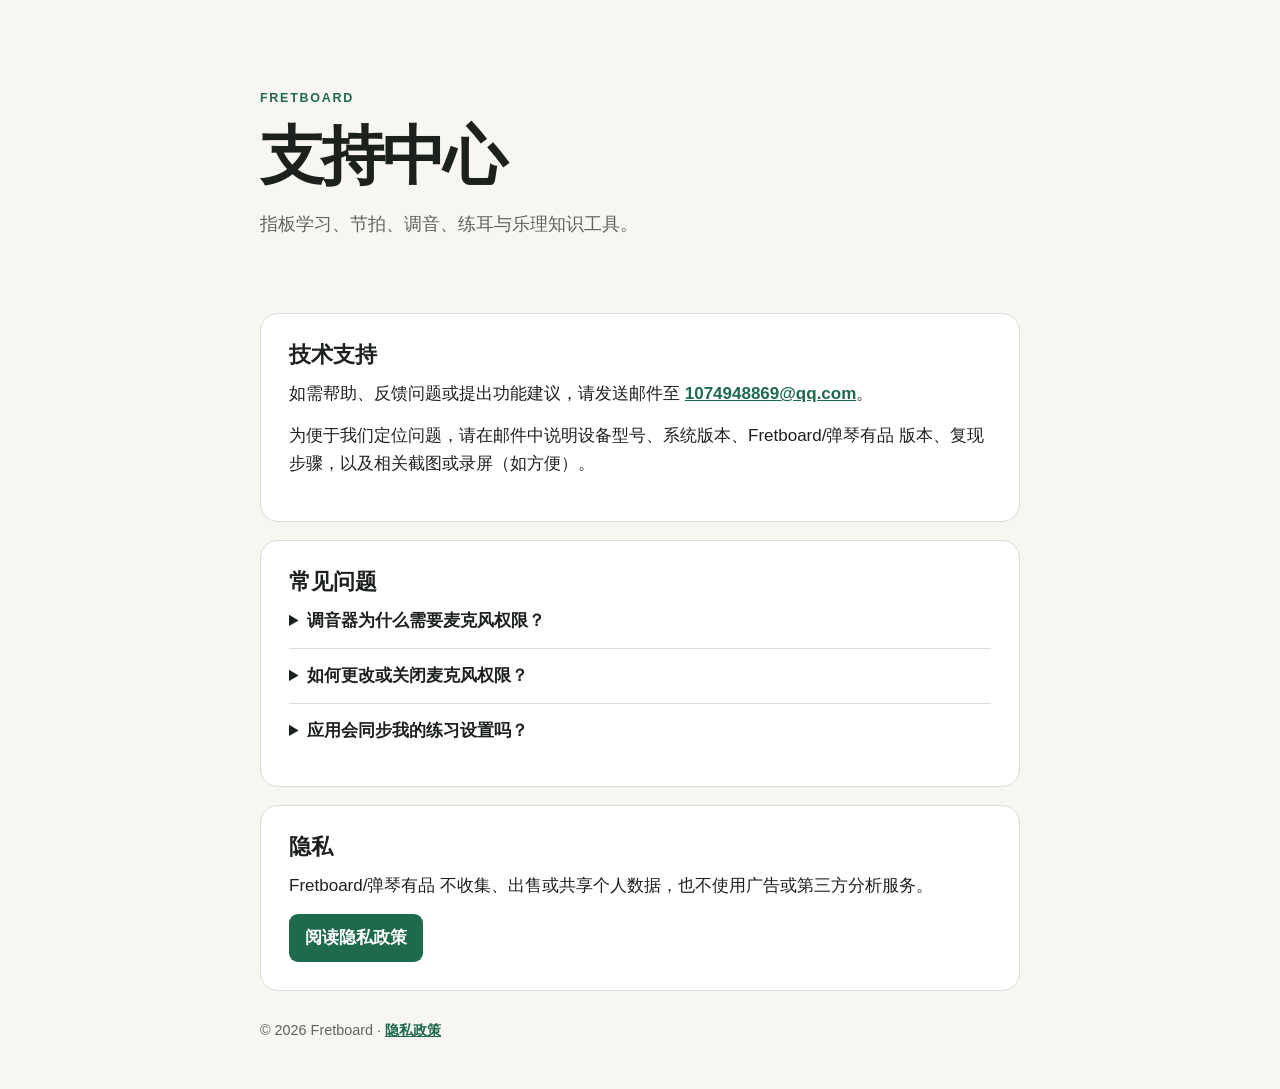
<file: index.html>
<!doctype html>
<html lang="zh-CN">
  <head>
    <meta charset="utf-8">
    <meta name="viewport" content="width=device-width, initial-scale=1">
    <meta name="description" content="Fretboard/弹琴有品 技术支持与隐私政策">
    <title>Fretboard/弹琴有品 支持中心</title>
    <link rel="stylesheet" href="styles.css">
  </head>
  <body>
    <main class="container">
      <header class="hero">
        <p class="eyebrow">FRETBOARD</p>
        <h1>支持中心</h1>
        <p class="lead">指板学习、节拍、调音、练耳与乐理知识工具。</p>
      </header>

      <section class="card">
        <h2>技术支持</h2>
        <p>如需帮助、反馈问题或提出功能建议，请发送邮件至 <a href="mailto:1074948869@qq.com?subject=Fretboard%20技术支持">1074948869@qq.com</a>。</p>
        <p>为便于我们定位问题，请在邮件中说明设备型号、系统版本、Fretboard/弹琴有品 版本、复现步骤，以及相关截图或录屏（如方便）。</p>
      </section>

      <section class="card">
        <h2>常见问题</h2>
        <details>
          <summary>调音器为什么需要麦克风权限？</summary>
          <p>调音器仅使用麦克风的实时音频来检测音高。音频仅在设备本地分析，不会被录制、保存或上传。</p>
        </details>
        <details>
          <summary>如何更改或关闭麦克风权限？</summary>
          <p>可在 iPhone 或 iPad 的“设置”中打开 Fretboard/弹琴有品，管理麦克风权限。关闭权限后，其他功能仍可使用，调音器的实时检测功能将不可用。</p>
        </details>
        <details>
          <summary>应用会同步我的练习设置吗？</summary>
          <p>不会。指板与调音器的偏好设置仅保存在您的设备本地，用于在下次打开应用时恢复您的选择。</p>
        </details>
      </section>

      <section class="card">
        <h2>隐私</h2>
        <p>Fretboard/弹琴有品 不收集、出售或共享个人数据，也不使用广告或第三方分析服务。</p>
        <a class="button" href="privacy.html">阅读隐私政策</a>
      </section>
    </main>

    <footer>© 2026 Fretboard · <a href="privacy.html">隐私政策</a></footer>
  </body>
</html>
</file>
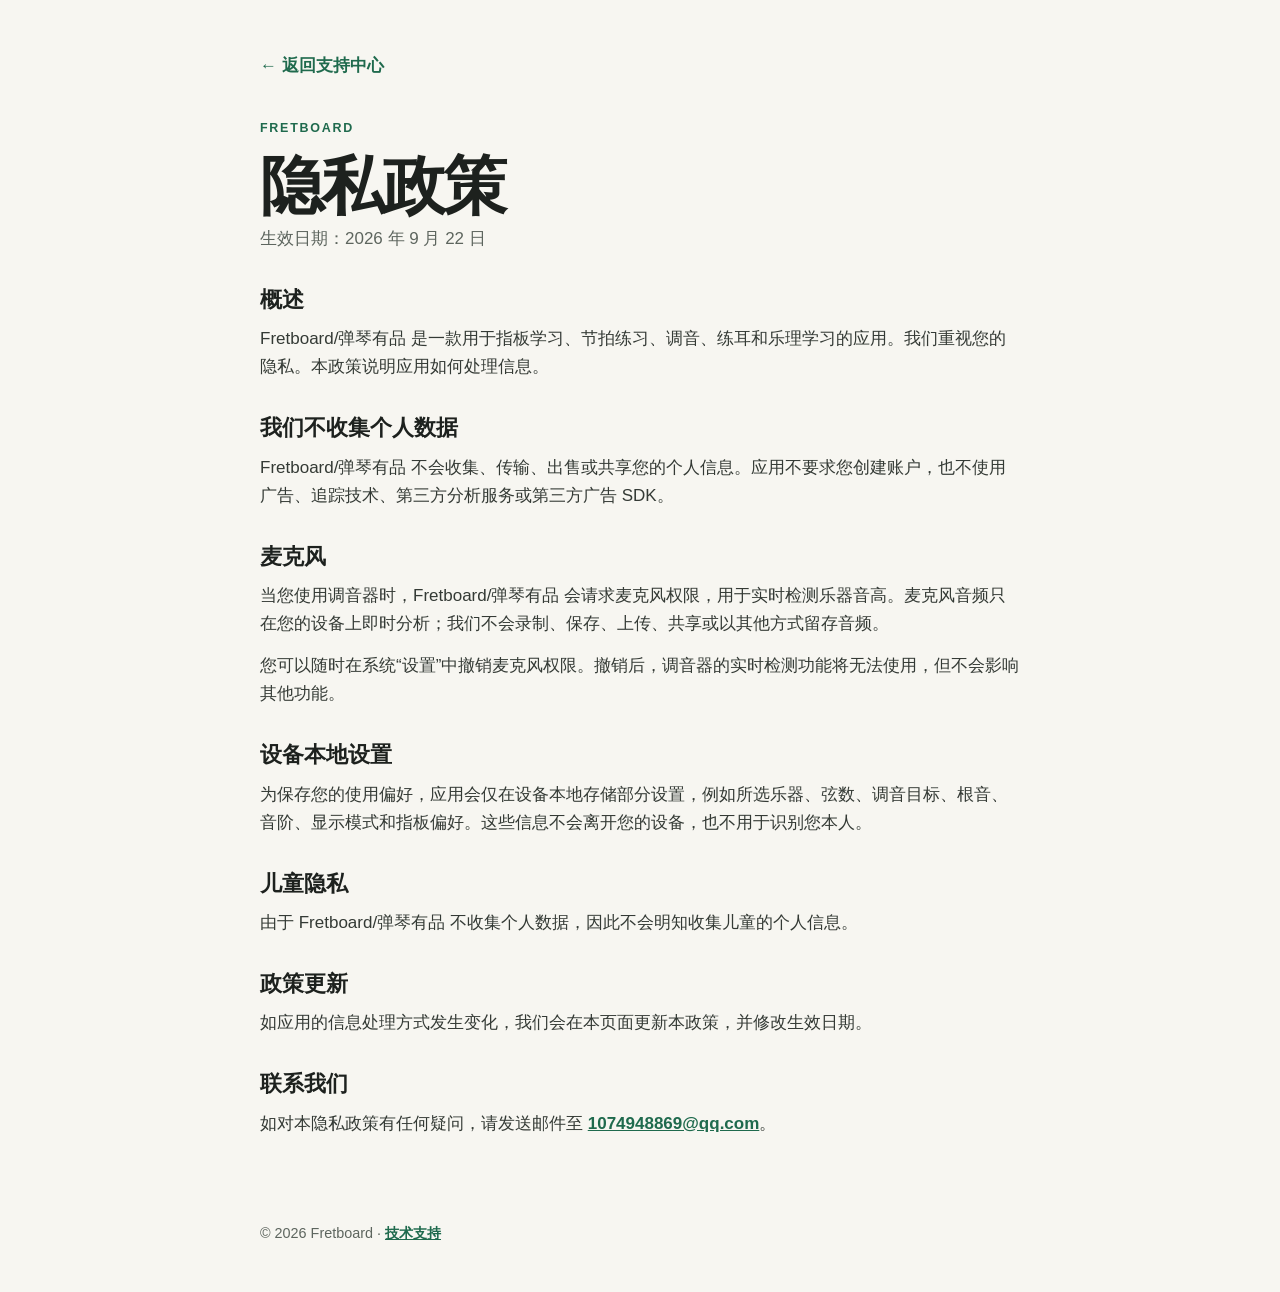
<file: privacy.html>
<!doctype html>
<html lang="zh-CN">
  <head>
    <meta charset="utf-8">
    <meta name="viewport" content="width=device-width, initial-scale=1">
    <meta name="description" content="Fretboard/弹琴有品 隐私政策">
    <title>隐私政策 · Fretboard/弹琴有品</title>
    <link rel="stylesheet" href="styles.css">
  </head>
  <body>
    <main class="container policy">
      <a class="back" href="index.html">← 返回支持中心</a>
      <p class="eyebrow">FRETBOARD</p>
      <h1>隐私政策</h1>
      <p class="updated">生效日期：2026 年 9 月 22 日</p>

      <section>
        <h2>概述</h2>
        <p>Fretboard/弹琴有品 是一款用于指板学习、节拍练习、调音、练耳和乐理学习的应用。我们重视您的隐私。本政策说明应用如何处理信息。</p>
      </section>

      <section>
        <h2>我们不收集个人数据</h2>
        <p>Fretboard/弹琴有品 不会收集、传输、出售或共享您的个人信息。应用不要求您创建账户，也不使用广告、追踪技术、第三方分析服务或第三方广告 SDK。</p>
      </section>

      <section>
        <h2>麦克风</h2>
        <p>当您使用调音器时，Fretboard/弹琴有品 会请求麦克风权限，用于实时检测乐器音高。麦克风音频只在您的设备上即时分析；我们不会录制、保存、上传、共享或以其他方式留存音频。</p>
        <p>您可以随时在系统“设置”中撤销麦克风权限。撤销后，调音器的实时检测功能将无法使用，但不会影响其他功能。</p>
      </section>

      <section>
        <h2>设备本地设置</h2>
        <p>为保存您的使用偏好，应用会仅在设备本地存储部分设置，例如所选乐器、弦数、调音目标、根音、音阶、显示模式和指板偏好。这些信息不会离开您的设备，也不用于识别您本人。</p>
      </section>

      <section>
        <h2>儿童隐私</h2>
        <p>由于 Fretboard/弹琴有品 不收集个人数据，因此不会明知收集儿童的个人信息。</p>
      </section>

      <section>
        <h2>政策更新</h2>
        <p>如应用的信息处理方式发生变化，我们会在本页面更新本政策，并修改生效日期。</p>
      </section>

      <section>
        <h2>联系我们</h2>
        <p>如对本隐私政策有任何疑问，请发送邮件至 <a href="mailto:1074948869@qq.com?subject=Fretboard%20隐私政策">1074948869@qq.com</a>。</p>
      </section>
    </main>

    <footer>© 2026 Fretboard · <a href="index.html">技术支持</a></footer>
  </body>
</html>
</file>
<file: styles.css>
:root {
  color-scheme: light;
  --ink: #1d211e;
  --muted: #5d655e;
  --paper: #f7f6f1;
  --card: #ffffff;
  --accent: #1f6a4d;
  --line: #d9ddd6;
}

* { box-sizing: border-box; }

body {
  margin: 0;
  color: var(--ink);
  background: var(--paper);
  font-family: -apple-system, BlinkMacSystemFont, "Segoe UI", sans-serif;
  font-size: 17px;
  line-height: 1.65;
}

.container { width: min(760px, calc(100% - 40px)); margin: 0 auto; }

.hero { padding: 88px 0 42px; }

.eyebrow {
  margin: 0 0 8px;
  color: var(--accent);
  font-size: .78rem;
  font-weight: 750;
  letter-spacing: .14em;
}

h1, h2 { line-height: 1.22; }
h1 { margin: 0; font-size: clamp(2.3rem, 8vw, 4rem); letter-spacing: -.045em; }
h2 { margin: 0 0 12px; font-size: 1.35rem; }
p { margin: 0 0 14px; }
.lead, .updated { color: var(--muted); }
.lead { font-size: 1.15rem; margin-top: 14px; }

.card {
  margin: 18px 0;
  padding: 28px;
  border: 1px solid var(--line);
  border-radius: 18px;
  background: var(--card);
}

a { color: var(--accent); font-weight: 650; }
.button {
  display: inline-block;
  padding: 10px 16px;
  border-radius: 9px;
  color: #fff;
  background: var(--accent);
  text-decoration: none;
}

details { padding: 13px 0; border-top: 1px solid var(--line); }
details:first-of-type { border-top: 0; padding-top: 0; }
summary { cursor: pointer; font-weight: 700; }
details p { margin: 10px 0 0; color: var(--muted); }

.policy { padding: 52px 0 22px; }
.policy h1 { margin-top: 4px; }
.policy section { margin: 34px 0; }
.policy section p { color: #343a35; }
.back { display: inline-block; margin-bottom: 38px; text-decoration: none; }

footer {
  width: min(760px, calc(100% - 40px));
  margin: 28px auto 46px;
  color: var(--muted);
  font-size: .9rem;
}

@media (max-width: 520px) {
  .hero { padding-top: 60px; }
  .card { padding: 22px; border-radius: 14px; }
  .policy { padding-top: 34px; }
}
</file>
